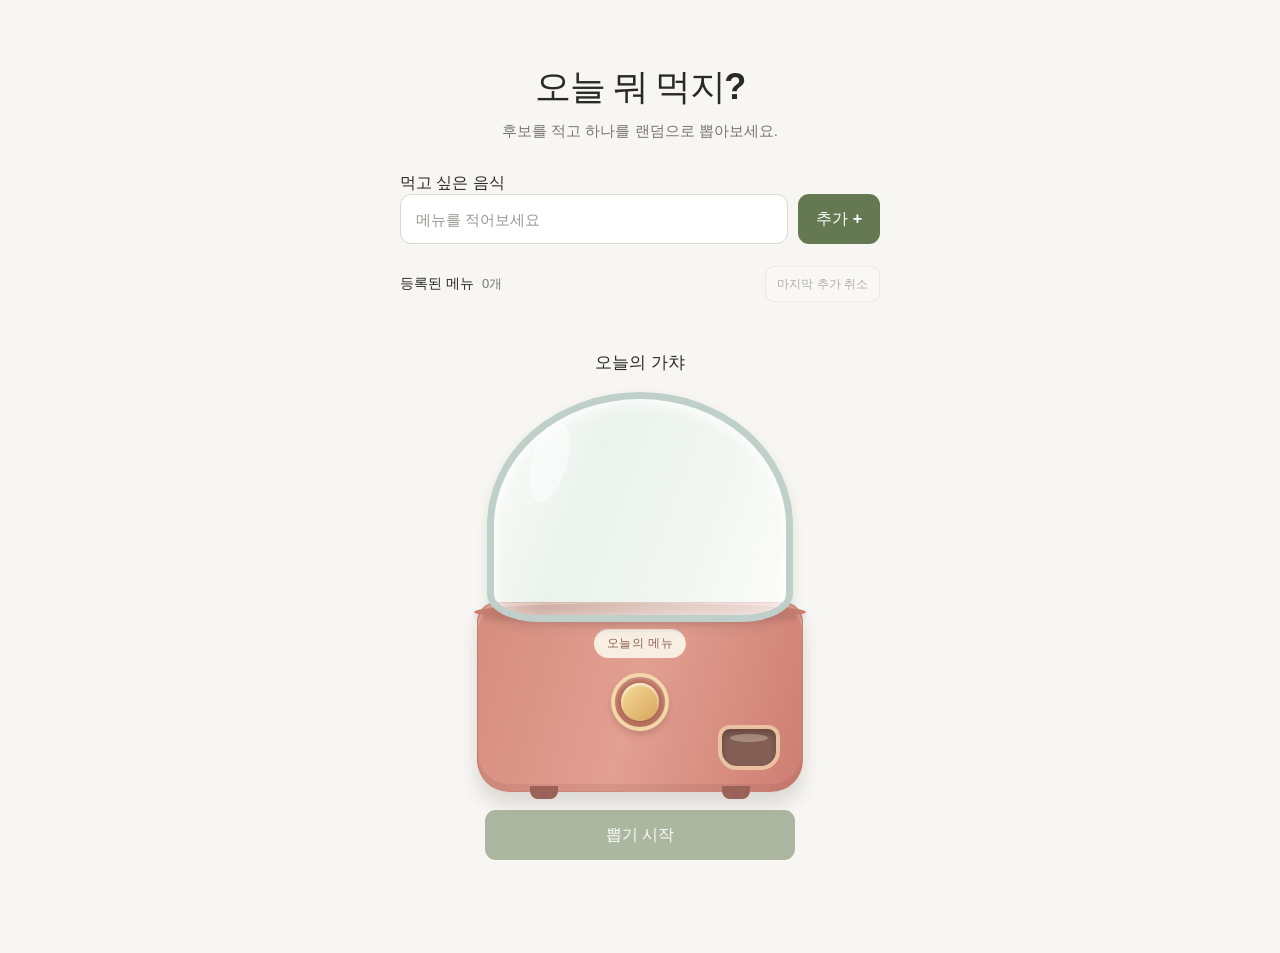
<file: index.html>
<!doctype html>
<html lang="ko">
  <head>
    <meta charset="utf-8">
    <meta name="viewport" content="width=device-width, initial-scale=1">
    <meta name="theme-color" content="#f7f6f2">
    <title>오늘 뭐 먹지?</title>
    <link rel="stylesheet" href="style.css">
    <script src="script.js" defer></script>
  </head>
  <body>
    <main class="picker">
      <header class="intro">
        <h1>오늘 뭐 먹지?</h1>
        <p>후보를 적고 하나를 랜덤으로 뽑아보세요.</p>
      </header>

      <form id="candidate-form" novalidate>
        <label class="sr-only" for="candidate-input">먹고 싶은 음식</label>
        <div class="input-row">
          <input id="candidate-input" name="candidate" type="text" placeholder="메뉴를 적어보세요" autocomplete="off">
          <button class="add-button" type="submit">추가 +</button>
        </div>
      </form>

      <section class="candidate-section" aria-labelledby="candidate-heading">
        <div class="candidate-heading">
          <h2 id="candidate-heading">등록된 메뉴</h2>
          <span id="candidate-count">0개</span>
        </div>
        <button id="undo-button" class="undo-button" type="button" disabled>마지막 추가 취소</button>
      </section>

      <p id="message" class="message" role="status" aria-live="polite"></p>

      <section class="gacha-section" aria-labelledby="gacha-title">
        <h2 id="gacha-title">오늘의 가챠</h2>
        <div id="machine-scene" class="machine-scene">
          <div class="gacha-machine" aria-label="등록한 메뉴가 들어 있는 가챠머신">
            <div class="machine-dome" aria-hidden="true">
              <div id="capsule-bed" class="capsule-bed"></div>
              <span class="dome-glint"></span>
            </div>
            <div class="machine-body" aria-hidden="true">
              <div class="machine-brand">오늘의 메뉴</div>
              <div class="machine-knob"><span></span></div>
              <div class="dispense-slot"><span></span></div>
              <div class="machine-feet"><span></span><span></span></div>
            </div>
          </div>
          <div id="machine-overlay" class="machine-overlay" hidden>
            <button id="open-capsule" class="open-capsule" type="button" aria-label="당첨 캡슐 열기">
              <span class="capsule-shell capsule-top"></span>
              <span class="capsule-shell capsule-bottom"></span>
              <span id="capsule-reveal" class="capsule-reveal" aria-hidden="true"></span>
            </button>
            <p id="overlay-hint" class="overlay-hint">캡슐을 눌러 열어보세요!</p>
            <div id="overlay-result" class="overlay-result" hidden>
              <p>오늘은...</p>
              <h3 id="result-text"></h3>
              <button id="return-button" type="button">기계로 돌아가기</button>
            </div>
          </div>
        </div>

        <div class="machine-controls">
          <button id="draw-button" class="draw-button" type="button" disabled>뽑기 시작</button>
          <p id="machine-status" class="machine-status" role="status" aria-live="polite"></p>
        </div>
      </section>
    </main>
  </body>
</html>
</file>
<file: style.css>
:root {
  color-scheme: light;
  font-family: -apple-system, BlinkMacSystemFont, "Pretendard", "Noto Sans KR", sans-serif;
  color: #292a27;
  background: #f7f6f2;
  font-synthesis: none;
  text-rendering: optimizeLegibility;
}

* { box-sizing: border-box; }

body {
  min-width: 320px;
  min-height: 100vh;
  margin: 0;
  padding: 64px 20px;
  display: flex;
  justify-content: center;
  align-items: center;
}

.picker { width: min(100%, 480px); }
.intro { margin-bottom: 30px; text-align: center; }
h1 { margin: 0; font-size: clamp(30px, 7vw, 36px); line-height: 1.25; letter-spacing: -0.045em; }
.intro p { margin: 10px 0 0; color: #777872; font-size: 15px; line-height: 1.6; }

.input-row { display: flex; gap: 10px; }
input[type="text"] {
  min-width: 0;
  flex: 1;
  height: 50px;
  padding: 0 15px;
  border: 1px solid #d9d8d1;
  border-radius: 11px;
  outline: none;
  background: #fff;
  color: inherit;
  font: inherit;
  font-size: 15px;
  transition: border-color 150ms ease;
}
input[type="text"]::placeholder { color: #999a93; }
input[type="text"]:focus { border-color: #71845f; }

.add-button, .draw-button {
  width: 100%;
  min-height: 50px;
  border: 0;
  border-radius: 11px;
  background: #647951;
  color: #fff;
  font: inherit;
  font-size: 16px;
  font-weight: 700;
  cursor: pointer;
  transition: background-color 150ms ease, transform 150ms ease;
}
.add-button { width: auto; flex: 0 0 auto; padding: 0 18px; white-space: nowrap; }
.add-button:hover, .draw-button:hover { background: #556944; transform: translateY(-1px); }
.add-button:focus-visible, .draw-button:focus-visible, .undo-button:focus-visible,
.open-capsule:focus-visible, .overlay-result button:focus-visible { outline: 3px solid #a9b99a; outline-offset: 3px; }
.add-button:active, .draw-button:active { transform: translateY(0); }
.add-button:disabled, .draw-button:disabled, .undo-button:disabled { cursor: not-allowed; opacity: .5; transform: none; }

.candidate-section { display: flex; align-items: center; justify-content: space-between; gap: 12px; margin-top: 22px; }
.candidate-heading { display: flex; align-items: baseline; gap: 8px; min-width: 0; }
.candidate-heading h2 { margin: 0; font-size: 14px; font-weight: 600; }
.candidate-heading span { color: #777872; font-size: 13px; white-space: nowrap; }
.undo-button { min-height: 36px; padding: 0 11px; border: 1px solid #deddd6; border-radius: 9px; background: #fbfaf7; color: #66675f; font: inherit; font-size: 12px; cursor: pointer; white-space: nowrap; }
.undo-button:not(:disabled):hover { border-color: #aaa99f; background: #f1f0ea; }
.message { min-height: 20px; margin: 7px 2px 4px; color: #a34f48; font-size: 13px; }

.gacha-section { margin-top: 22px; text-align: center; }
.gacha-section > h2 { margin: 0 0 18px; font-size: 17px; font-weight: 700; }
.machine-scene { position: relative; width: min(100%, 340px); margin: 0 auto; isolation: isolate; }
.gacha-machine { position: relative; width: 100%; margin: 0 auto; }
.machine-dome {
  position: relative;
  z-index: 2;
  width: min(90%, 306px);
  height: clamp(188px, 58vw, 230px);
  margin: 0 auto;
  overflow: hidden;
  border: 7px solid #bfd0ca;
  border-radius: 50% 50% 17% 17% / 58% 58% 12% 12%;
  background: linear-gradient(110deg, rgba(255,255,255,.72), rgba(220,238,231,.44) 34%, rgba(240,247,241,.66) 70%, rgba(255,255,255,.72));
  box-shadow: inset 0 5px 14px rgba(255,255,255,.86), 0 5px 12px rgba(70,82,67,.12);
}
.capsule-bed { position: absolute; inset: 0; }
.machine-capsule, .open-capsule {
  width: var(--cap-size, 46px);
  height: var(--cap-size, 46px);
  aspect-ratio: 1 / 1;
  border: 0;
  border-radius: 50%;
  background: transparent;
  box-shadow: none;
}
.machine-capsule {
  position: absolute;
  left: var(--x);
  top: calc(var(--y) + var(--depth-y, 0px));
  transform: translate(-50%, -50%) rotate(var(--rotation, 0deg));
  filter: brightness(var(--depth-brightness, 1)) saturate(var(--depth-saturation, 1)) blur(var(--depth-blur, 0px));
  transition: left 430ms cubic-bezier(.22,.68,.22,1), top 430ms cubic-bezier(.22,.68,.22,1), width 430ms ease, height 430ms ease, transform 430ms ease, filter 300ms ease;
}
.machine-capsule::before { position: absolute; z-index: 0; content: ""; left: 14%; right: 14%; bottom: -1%; height: 19%; border-radius: 50%; background: rgba(54,62,55,.24); filter: blur(3px); }
.capsule-shell { position: absolute; z-index: 1; left: 0; width: 100%; height: 52%; border: 1px solid rgba(94,78,67,.16); box-shadow: inset 4px 3px 7px rgba(255,255,255,.66), 0 2px 3px rgba(65,61,54,.13); }
.capsule-top { top: 0; border-radius: 50% 50% 4px 4px / 90% 90% 12% 12%; border-bottom-color: rgba(113,91,79,.36); background: linear-gradient(135deg, rgba(255,255,255,.62), transparent 42%), linear-gradient(to bottom, var(--cap-light), color-mix(in srgb, var(--cap-light), white 16%)); }
.capsule-bottom { bottom: 0; border-radius: 4px 4px 50% 50% / 12% 12% 90% 90%; background: linear-gradient(145deg, rgba(255,255,255,.32), transparent 42%), linear-gradient(to bottom, color-mix(in srgb, var(--cap-dark), white 12%), var(--cap-dark)); }
.machine-capsule .capsule-shell { height: 51%; }
.dome-glint { position: absolute; z-index: 2; top: 10%; left: 13%; width: 12%; height: 38%; border-radius: 50%; background: rgba(255,255,255,.46); transform: rotate(15deg); pointer-events: none; }
.gacha-machine.is-mixing .machine-dome { box-shadow: inset 0 5px 14px rgba(255,255,255,.86), 0 0 0 3px rgba(185,216,204,.28), 0 7px 15px rgba(70,82,67,.14); }

.machine-body {
  position: relative;
  width: 96%;
  height: 190px;
  margin: -20px auto 0;
  border: 1px solid rgba(129,74,62,.18);
  border-radius: 20px 20px 32px 32px;
  background: linear-gradient(105deg, #d58c7e, #e2a092 48%, #ce7e72);
  box-shadow: inset 0 8px 0 rgba(255,255,255,.18), inset 0 -7px 0 rgba(125,70,60,.12), 0 12px 18px rgba(67,62,54,.16);
}
.machine-body::before { position: absolute; content: ""; left: -4px; right: -4px; top: 0; height: 18px; border-radius: 50%; background: #c77d70; box-shadow: 0 4px 5px rgba(112,66,56,.18); }
.machine-brand { position: absolute; top: 26px; left: 50%; padding: 6px 13px; border-radius: 999px; background: #f8eee2; color: #8e6259; font-size: 12px; font-weight: 700; letter-spacing: .04em; white-space: nowrap; transform: translateX(-50%); box-shadow: inset 0 1px 2px rgba(112,75,61,.1); }
.machine-knob { position: absolute; top: 70px; left: 50%; width: 58px; height: 58px; padding: 6px; border: 4px solid #f2d7aa; border-radius: 50%; background: #ba715f; transform: translateX(-50%); box-shadow: 0 4px 6px rgba(95,53,45,.22), inset 0 2px 4px rgba(255,255,255,.25); }
.machine-knob span { display: block; width: 100%; height: 100%; border-radius: 50%; background: linear-gradient(135deg, #f6dc9d, #d7a458); box-shadow: inset 0 2px 3px rgba(255,255,255,.75), 0 2px 3px rgba(105,68,42,.2); }
.dispense-slot { position: absolute; right: 22px; bottom: 21px; width: 62px; height: 45px; border: 4px solid #eac2a2; border-radius: 12px 12px 19px 19px; background: #835e55; box-shadow: inset 0 4px 7px rgba(0,0,0,.24); }
.dispense-slot span { position: absolute; left: 8px; right: 8px; top: 5px; height: 8px; border-radius: 50%; background: rgba(255,240,214,.3); }
.machine-feet { position: absolute; bottom: -8px; left: 16%; right: 16%; display: flex; justify-content: space-between; }
.machine-feet span { width: 28px; height: 13px; border-radius: 0 0 8px 8px; background: #9c6258; }

.machine-overlay {
  position: absolute;
  z-index: 4;
  inset: 0;
  overflow: hidden;
  border-radius: 44% 44% 30px 30px / 20% 20% 30px 30px;
  background: rgba(255,255,255,.76);
  opacity: 0;
  pointer-events: none;
  transition: opacity 260ms ease;
}
.machine-overlay[hidden] { display: none; }
.machine-overlay.is-visible { opacity: 1; pointer-events: auto; }
.open-capsule {
  position: absolute;
  z-index: 5;
  left: var(--origin-x, 50%);
  top: var(--origin-y, 50%);
  padding: 0;
  cursor: pointer;
  transform: translate(-50%, -50%) scale(.8);
  transition: left 620ms cubic-bezier(.18,.7,.22,1), top 620ms cubic-bezier(.18,.7,.22,1), transform 620ms cubic-bezier(.18,.7,.22,1), opacity 320ms ease;
}
.machine-overlay.is-visible .open-capsule { left: 50%; top: 50%; transform: translate(-50%, -50%) scale(1.65); }
.open-capsule[hidden] { display: none; }
.open-capsule:disabled { cursor: default; }
.open-capsule.is-opening { transform: translate(-50%, -50%) scale(1.8) !important; }
.open-capsule.is-opening .capsule-top { transform: translateY(calc(var(--cap-size, 46px) * -.72)) rotate(-15deg); }
.open-capsule.is-opening .capsule-bottom { transform: translateY(calc(var(--cap-size, 46px) * .72)) rotate(15deg); }
.capsule-reveal { position: absolute; z-index: 6; left: 50%; top: 50%; width: min(320px, calc(100vw - 48px)); color: #292a27; font-size: clamp(16px, 4.3vw, 21px); font-weight: 700; line-height: 1.4; overflow-wrap: anywhere; opacity: 0; transform: translate(-50%, -50%) scale(.9); transition: opacity 180ms ease, transform 220ms ease; pointer-events: none; }
.open-capsule.is-opening .capsule-reveal { opacity: 1; transform: translate(-50%, -50%) scale(1); }
.overlay-hint { position: absolute; left: 50%; top: calc(50% + 76px); width: max-content; max-width: calc(100% - 24px); margin: 0; color: #5f6259; font-size: 14px; font-weight: 600; transform: translateX(-50%); }
.overlay-hint[hidden] { display: none; }
.overlay-result { position: absolute; z-index: 6; left: 50%; top: 50%; width: calc(100% - 28px); text-align: center; transform: translate(-50%, -50%); animation: result-appear 220ms ease-out both; }
.overlay-result[hidden] { display: none; }
.overlay-result p { margin: 0 0 8px; color: #777872; font-size: 15px; }
.overlay-result h3 { margin: 0; color: #292a27; font-size: clamp(25px, 7vw, 36px); font-weight: 700; line-height: 1.3; letter-spacing: -.035em; overflow-wrap: anywhere; }
.overlay-result button { min-height: 46px; margin-top: 17px; padding: 0 17px; border: 0; border-radius: 11px; background: #647951; color: #fff; font: inherit; font-size: 14px; font-weight: 700; cursor: pointer; }
.overlay-result button:hover { background: #556944; }

.machine-controls { margin: 18px auto 0; text-align: center; }
.draw-button { width: min(100%, 310px); margin: 0 auto; }
.machine-status { min-height: 20px; margin: 9px 0 0; color: #777872; font-size: 14px; }

@keyframes result-appear { from { opacity: 0; transform: translate(-50%, calc(-50% + 6px)); } to { opacity: 1; transform: translate(-50%, -50%); } }
@keyframes appear { from { opacity: 0; transform: translateY(6px); } to { opacity: 1; transform: translateY(0); } }

@media (max-width: 480px) {
  body { align-items: flex-start; padding: 48px 20px 36px; }
  .intro { margin-bottom: 24px; }
  .candidate-section { margin-top: 18px; }
  .gacha-section { margin-top: 18px; }
  .machine-dome { height: clamp(220px, 58vw, 240px); }
  .machine-body { height: 174px; }
  .machine-brand { top: 24px; }
  .machine-knob { top: 65px; }
  .dispense-slot { right: 16px; bottom: 18px; }
  .machine-controls { margin-top: 15px; }
  .overlay-result button { margin-top: 12px; }
}

@media (prefers-reduced-motion: reduce) {
  *, *::before, *::after { animation-duration: .01ms !important; transition-duration: .01ms !important; scroll-behavior: auto !important; }
}
</file>
